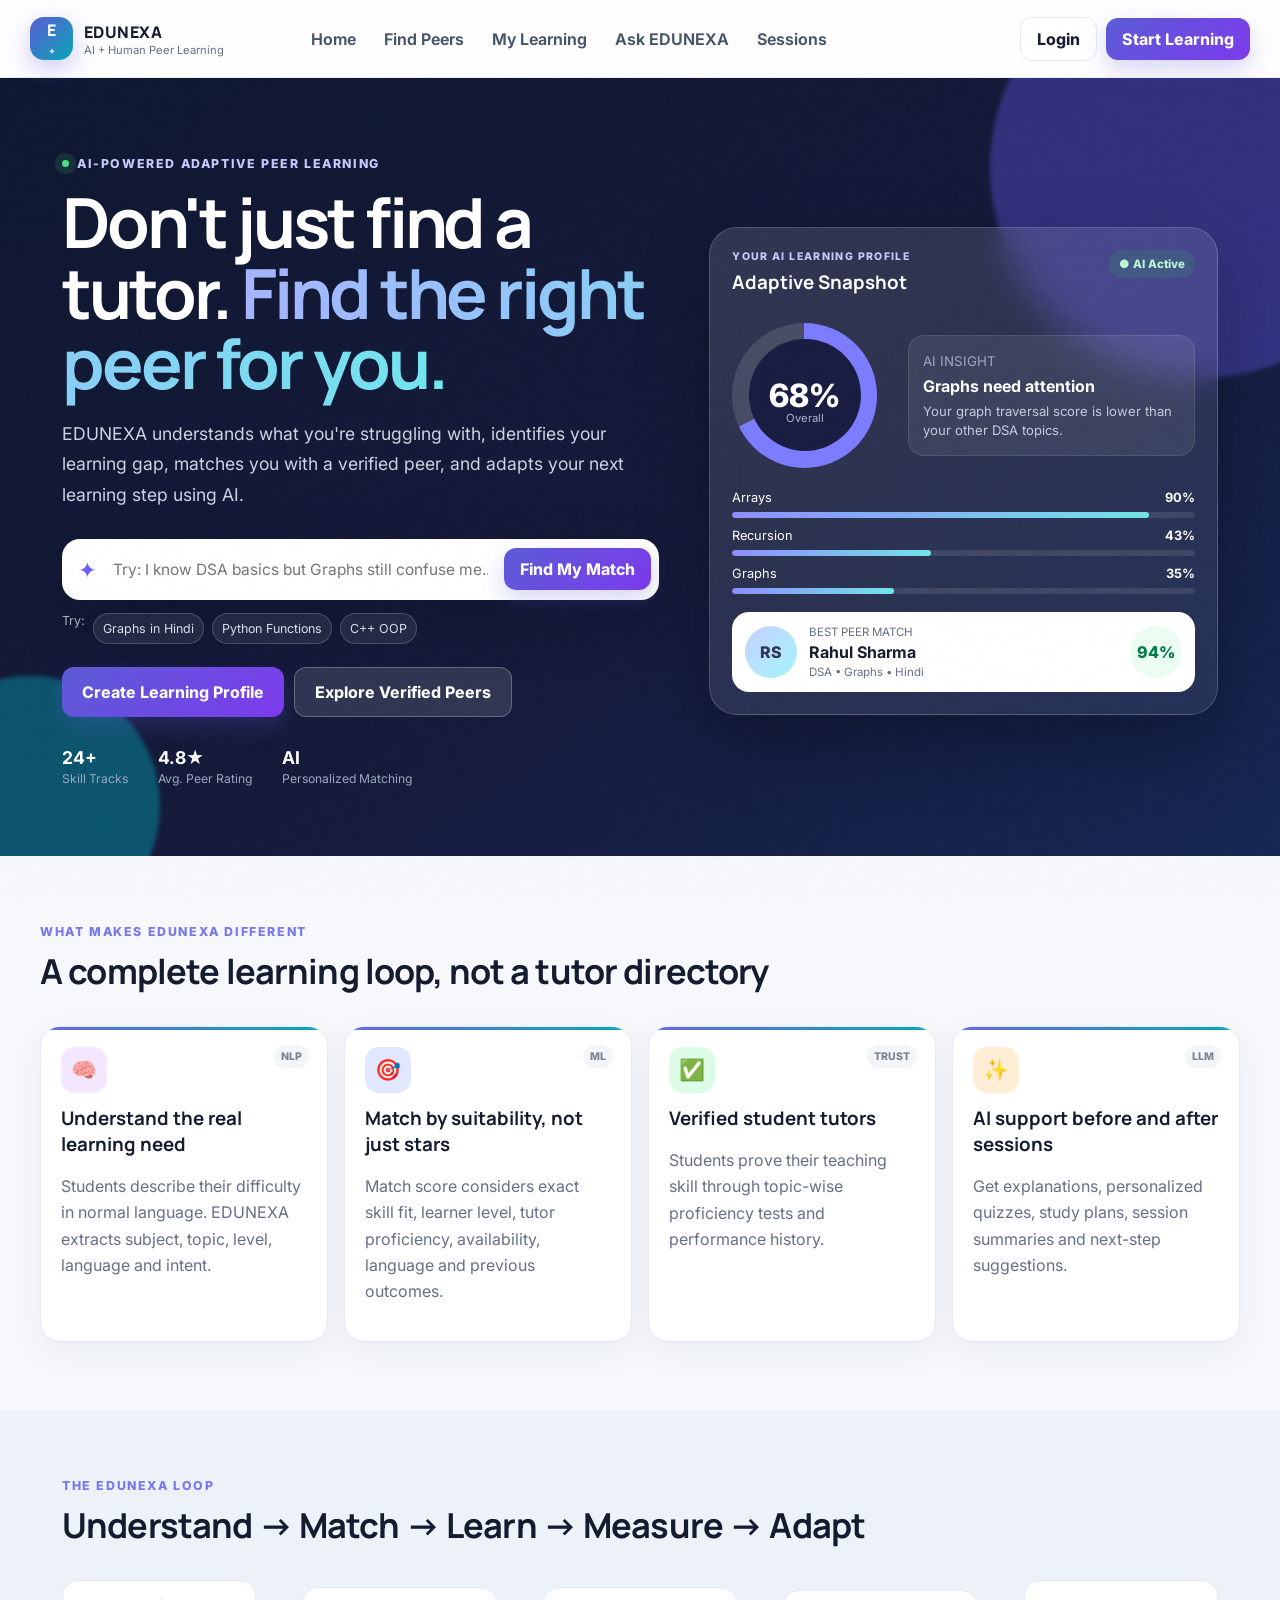
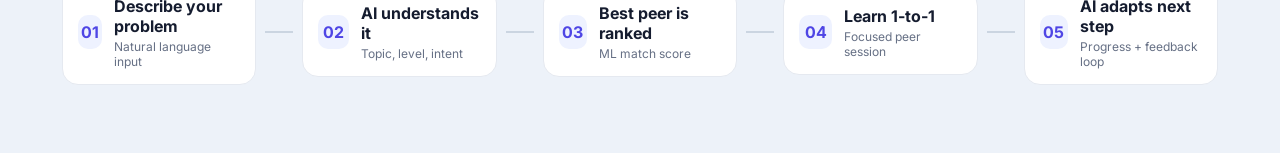
<file: index.html>
<!DOCTYPE html>
<html lang="en">
<head>
  <meta charset="UTF-8" />
  <meta name="viewport" content="width=device-width, initial-scale=1.0" />
  <title>EDUNEXA | AI-Powered Peer Learning</title>
  <meta name="description" content="EDUNEXA - AI-powered peer-to-peer learning platform">
  <link rel="preconnect" href="https://fonts.googleapis.com">
  <link rel="preconnect" href="https://fonts.gstatic.com" crossorigin>
  <link href="https://fonts.googleapis.com/css2?family=Inter:wght@400;500;600;700;800&family=Manrope:wght@600;700;800&display=swap" rel="stylesheet">
  <link rel="stylesheet" href="styles.css" />
</head>
<body>
  <div class="noise"></div>
  <div id="toast" class="toast"></div>

  <header class="topbar">
    <div class="brand" onclick="navigate('home')">
      <div class="brand-mark">E<span>+</span></div>
      <div>
        <div class="brand-title">EDUNEXA</div>
        <div class="brand-sub">AI + Human Peer Learning</div>
      </div>
    </div>

    <nav class="desktop-nav">
      <button data-route="home">Home</button>
      <button data-route="discover">Find Peers</button>
      <button data-route="progress">My Learning</button>
      <button data-route="ai">Ask EDUNEXA</button>
      <button data-route="sessions">Sessions</button>
    </nav>

    <div class="top-actions" id="guestActions">
      <button class="btn ghost" onclick="openAuth('login')">Login</button>
      <button class="btn primary" onclick="openAuth('signup')">Start Learning</button>
    </div>

    <div class="user-menu hidden" id="userActions">
      <button class="icon-btn notify-btn" onclick="openNotifications()">🔔<span id="notifDot" class="notif-dot"></span></button>
      <div class="mini-user" onclick="navigate('dashboard')">
        <div class="avatar sm" id="topAvatar">U</div>
        <div class="mini-user-copy">
          <strong id="topUserName">Student</strong>
          <span id="topUserRole">Learner</span>
        </div>
      </div>
      <button class="btn ghost" onclick="logout()">Logout</button>
    </div>

    <button class="mobile-menu-btn" onclick="toggleMobileNav()">☰</button>
  </header>

  <div class="mobile-nav hidden" id="mobileNav">
    <button onclick="navigate('home');toggleMobileNav()">Home</button>
    <button onclick="navigate('discover');toggleMobileNav()">Find Peers</button>
    <button onclick="navigate('progress');toggleMobileNav()">My Learning</button>
    <button onclick="navigate('ai');toggleMobileNav()">Ask EDUNEXA</button>
    <button onclick="navigate('sessions');toggleMobileNav()">Sessions</button>
    <button onclick="navigate('dashboard');toggleMobileNav()">Dashboard</button>
  </div>

  <main>
    <!-- HOME -->
    <section class="page active" id="page-home">
      <section class="hero-wrap">
        <div class="hero-orb one"></div>
        <div class="hero-orb two"></div>
        <div class="container hero">
          <div class="hero-content">
            <div class="eyebrow"><span class="pulse"></span> AI-powered adaptive peer learning</div>
            <h1>Don't just find a tutor. <span>Find the right peer for you.</span></h1>
            <p>EDUNEXA understands what you're struggling with, identifies your learning gap, matches you with a verified peer, and adapts your next learning step using AI.</p>

            <div class="hero-search">
              <div class="search-icon">✦</div>
              <input id="heroNeed" placeholder="Try: I know DSA basics but Graphs still confuse me..." />
              <button class="btn primary" onclick="runSmartSearch('heroNeed')">Find My Match</button>
            </div>

            <div class="example-query">
              <span>Try:</span>
              <button onclick="fillHero('I need a beginner-friendly Graphs tutor in Hindi')">Graphs in Hindi</button>
              <button onclick="fillHero('I understand Python basics but I struggle with functions')">Python Functions</button>
              <button onclick="fillHero('I want to learn C++ OOP from basics')">C++ OOP</button>
            </div>

            <div class="hero-cta">
              <button class="btn primary large" onclick="openAuth('signup')">Create Learning Profile</button>
              <button class="btn glass-btn large" onclick="navigate('discover')">Explore Verified Peers</button>
            </div>

            <div class="trust-strip">
              <div><strong>24+</strong><span>Skill Tracks</span></div>
              <div><strong>4.8★</strong><span>Avg. Peer Rating</span></div>
              <div><strong>AI</strong><span>Personalized Matching</span></div>
            </div>
          </div>

          <div class="hero-panel">
            <div class="glass-panel profile-snapshot">
              <div class="panel-head">
                <div>
                  <div class="eyebrow small">YOUR AI LEARNING PROFILE</div>
                  <h3>Adaptive Snapshot</h3>
                </div>
                <span class="status-dot">● AI Active</span>
              </div>

              <div class="radar-wrap">
                <div class="radar-circle"><div class="radar-value">68%</div><span>Overall</span></div>
                <div class="insight-card">
                  <small>AI INSIGHT</small>
                  <strong>Graphs need attention</strong>
                  <p>Your graph traversal score is lower than your other DSA topics.</p>
                </div>
              </div>

              <div class="mini-progress">
                <div><span>Arrays</span><b>90%</b><i><em style="width:90%"></em></i></div>
                <div><span>Recursion</span><b>43%</b><i><em style="width:43%"></em></i></div>
                <div><span>Graphs</span><b>35%</b><i><em style="width:35%"></em></i></div>
              </div>

              <div class="best-match-card">
                <div class="avatar">RS</div>
                <div>
                  <small>BEST PEER MATCH</small>
                  <strong>Rahul Sharma</strong>
                  <span>DSA • Graphs • Hindi</span>
                </div>
                <div class="match-ring">94%</div>
              </div>
            </div>
          </div>
        </div>
      </section>

      <section class="section container">
        <div class="section-title-row">
          <div>
            <div class="eyebrow">WHAT MAKES EDUNEXA DIFFERENT</div>
            <h2>A complete learning loop, not a tutor directory</h2>
          </div>
        </div>
        <div class="feature-grid premium">
          <article class="feature-card">
            <div class="icon purple">🧠</div>
            <span class="feature-label">NLP</span>
            <h3>Understand the real learning need</h3>
            <p>Students describe their difficulty in normal language. EDUNEXA extracts subject, topic, level, language and intent.</p>
          </article>
          <article class="feature-card">
            <div class="icon blue">🎯</div>
            <span class="feature-label">ML</span>
            <h3>Match by suitability, not just stars</h3>
            <p>Match score considers exact skill fit, learner level, tutor proficiency, availability, language and previous outcomes.</p>
          </article>
          <article class="feature-card">
            <div class="icon green">✅</div>
            <span class="feature-label">TRUST</span>
            <h3>Verified student tutors</h3>
            <p>Students prove their teaching skill through topic-wise proficiency tests and performance history.</p>
          </article>
          <article class="feature-card">
            <div class="icon orange">✨</div>
            <span class="feature-label">LLM</span>
            <h3>AI support before and after sessions</h3>
            <p>Get explanations, personalized quizzes, study plans, session summaries and next-step suggestions.</p>
          </article>
        </div>
      </section>

      <section class="section alt-section">
        <div class="container">
          <div class="section-title-row">
            <div>
              <div class="eyebrow">THE EDUNEXA LOOP</div>
              <h2>Understand → Match → Learn → Measure → Adapt</h2>
            </div>
          </div>
          <div class="journey">
            <div class="journey-step"><b>01</b><div><strong>Describe your problem</strong><span>Natural language input</span></div></div>
            <div class="journey-line"></div>
            <div class="journey-step"><b>02</b><div><strong>AI understands it</strong><span>Topic, level, intent</span></div></div>
            <div class="journey-line"></div>
            <div class="journey-step"><b>03</b><div><strong>Best peer is ranked</strong><span>ML match score</span></div></div>
            <div class="journey-line"></div>
            <div class="journey-step"><b>04</b><div><strong>Learn 1-to-1</strong><span>Focused peer session</span></div></div>
            <div class="journey-line"></div>
            <div class="journey-step"><b>05</b><div><strong>AI adapts next step</strong><span>Progress + feedback loop</span></div></div>
          </div>
        </div>
      </section>
    </section>

    <!-- DISCOVER -->
    <section class="page" id="page-discover">
      <div class="container page-banner">
        <div>
          <div class="eyebrow">DISCOVER VERIFIED PEERS</div>
          <h1 class="page-title">Find someone who matches the way you learn.</h1>
          <p>Search manually or describe your learning problem and let EDUNEXA rank the best matches.</p>
        </div>
      </div>

      <div class="container">
        <div class="smart-search-wide card">
          <div class="smart-search-icon">✦</div>
          <div>
            <strong>AI Smart Search</strong>
            <span>Describe what you need in your own words.</span>
          </div>
          <textarea id="discoverNeed" rows="2" placeholder="Example: I need someone beginner-friendly who can teach Graphs in Hindi"></textarea>
          <button class="btn primary" onclick="runSmartSearch('discoverNeed')">Analyze My Need</button>
        </div>

        <div class="discover-layout">
          <aside class="filter-panel card">
            <div class="filter-title"><h3>Filters</h3><button onclick="resetFilters()">Reset</button></div>
            <label>Subject</label>
            <select id="filterSubject" onchange="applyTutorFilters()">
              <option value="">All subjects</option>
              <option>DSA</option>
              <option>C++</option>
              <option>Python</option>
              <option>Web Development</option>
            </select>
            <label>Language</label>
            <select id="filterLanguage" onchange="applyTutorFilters()">
              <option value="">Any language</option>
              <option>Hindi</option>
              <option>English</option>
            </select>
            <label>Minimum Rating</label>
            <select id="filterRating" onchange="applyTutorFilters()">
              <option value="0">Any rating</option>
              <option value="4.5">4.5+</option>
              <option value="4.8">4.8+</option>
            </select>
            <label>Teaching Style</label>
            <select id="filterStyle" onchange="applyTutorFilters()">
              <option value="">Any style</option>
              <option>Beginner Friendly</option>
              <option>Concept First</option>
              <option>Practice First</option>
              <option>Visual Learning</option>
            </select>
          </aside>

          <section>
            <div class="result-head">
              <div>
                <h3 id="resultTitle">Recommended Peer Tutors</h3>
                <p id="resultInfo">Ranked using skill fit, learner level, proficiency, rating and availability.</p>
              </div>
              <span class="sort-chip">✦ AI Ranked</span>
            </div>
            <div id="tutorGrid" class="tutor-grid"></div>
          </section>
        </div>
      </div>
    </section>

    <!-- DASHBOARD -->
    <section class="page" id="page-dashboard">
      <div class="container dashboard-wrap">
        <div class="dashboard-head">
          <div>
            <div class="eyebrow">MY EDUNEXA</div>
            <h1 class="page-title">Welcome back, <span id="dashName">Student</span> 👋</h1>
            <p>Everything about your learning and teaching journey is here.</p>
          </div>
          <div class="dashboard-actions">
            <button class="btn ghost" onclick="openProfileEditor()">Edit Profile</button>
            <button class="btn primary" onclick="navigate('discover')">Find a Peer</button>
          </div>
        </div>

        <div class="dash-metrics">
          <div class="dash-stat highlight"><span>Learning Goal</span><strong id="dashGoal">DSA</strong><small>Current focus</small></div>
          <div class="dash-stat"><span>Current Level</span><strong id="dashLevel">Beginner</strong><small>Adaptive profile</small></div>
          <div class="dash-stat"><span>Upcoming Sessions</span><strong id="bookingCount">0</strong><small>Scheduled</small></div>
          <div class="dash-stat"><span>Tutor Status</span><strong id="tutorStatus">Not Verified</strong><small>Teaching profile</small></div>
        </div>

        <div class="dashboard-grid">
          <div class="card span-2">
            <div class="card-head"><h3>Upcoming Sessions</h3><button class="link-btn" onclick="navigate('sessions')">View all</button></div>
            <div id="bookingList" class="stack-list"></div>
          </div>

          <div class="card">
            <div class="card-head"><h3>AI Recommendation</h3><span class="chip purple">Adaptive</span></div>
            <div class="ai-recommendation">
              <div class="icon purple">✨</div>
              <div>
                <strong>Work on Graph Traversal</strong>
                <p>Graphs is currently your weakest DSA topic. One focused session can improve your next recommendation.</p>
              </div>
            </div>
            <button class="btn ghost full" onclick="navigate('progress')">View Learning Gaps</button>
          </div>

          <div class="card">
            <div class="card-head"><h3>Become a Verified Peer Tutor</h3><span class="chip green">Earn & Teach</span></div>
            <p>Take a short skill assessment to unlock your verified tutor profile.</p>
            <button class="btn primary full" onclick="openVerification()">Take Verification Test</button>
          </div>

          <div class="card span-2">
            <div class="card-head"><h3>Quick AI Actions</h3></div>
            <div class="quick-actions">
              <button onclick="openAIWithPrompt('Explain BFS in simple words')"><span>🧠</span><b>Explain a concept</b><small>Simple, level-based explanation</small></button>
              <button onclick="openAIWithPrompt('Create a 5-question quiz on Graphs')"><span>📝</span><b>Generate quiz</b><small>Topic-based practice</small></button>
              <button onclick="openAIWithPrompt('Create a 7-day DSA study plan')"><span>🗓️</span><b>Create study plan</b><small>Personalized roadmap</small></button>
              <button onclick="openAIWithPrompt('Give me a session summary for BFS and DFS')"><span>✨</span><b>Session summary</b><small>Revision + next step</small></button>
            </div>
          </div>

          <div class="card">
            <div class="card-head"><h3>Saved Peers</h3></div>
            <div id="savedTutorList" class="saved-list"></div>
          </div>
        </div>
      </div>
    </section>

    <!-- PROGRESS -->
    <section class="page" id="page-progress">
      <div class="container page-banner">
        <div>
          <div class="eyebrow">ADAPTIVE LEARNING PROFILE</div>
          <h1 class="page-title">Know exactly where you need help.</h1>
          <p>Your learning profile updates using quizzes, session outcomes and feedback.</p>
        </div>
      </div>

      <div class="container progress-layout">
        <div class="card">
          <div class="card-head">
            <h3>DSA Skill Map</h3>
            <span class="status-dot blue">● ML Analysis</span>
          </div>
          <div id="skillProgress"></div>
        </div>

        <div class="card recommendation-big">
          <div class="eyebrow">NEXT BEST ACTION</div>
          <h2>Focus on Graphs</h2>
          <p>Your current score suggests that Graph Traversal should be strengthened before advanced Trees.</p>
          <div class="recommend-box">
            <strong>Recommended Peer</strong>
            <span>Rahul Sharma • 94% Match • Hindi + English</span>
          </div>
          <div class="button-row">
            <button class="btn primary" onclick="bookTutorById(1)">Book Rahul</button>
            <button class="btn glass-btn" onclick="openAIWithPrompt('Create a beginner Graphs practice quiz')">Practice with AI</button>
          </div>
        </div>

        <div class="card span-2">
          <div class="card-head"><h3>Your Adaptive Roadmap</h3><span class="chip purple">AI Generated</span></div>
          <div class="roadmap">
            <div class="roadmap-node done"><b>✓</b><div><strong>Arrays</strong><span>Completed</span></div></div>
            <div class="roadmap-line done"></div>
            <div class="roadmap-node done"><b>✓</b><div><strong>Linked List</strong><span>Completed</span></div></div>
            <div class="roadmap-line"></div>
            <div class="roadmap-node current"><b>3</b><div><strong>Graphs</strong><span>Current focus</span></div></div>
            <div class="roadmap-line"></div>
            <div class="roadmap-node"><b>4</b><div><strong>Trees</strong><span>Next</span></div></div>
            <div class="roadmap-line"></div>
            <div class="roadmap-node"><b>5</b><div><strong>Advanced DSA</strong><span>Future</span></div></div>
          </div>
        </div>
      </div>
    </section>

    <!-- AI -->
    <section class="page" id="page-ai">
      <div class="container ai-page">
        <div class="ai-sidebar">
          <div class="eyebrow">ASK EDUNEXA</div>
          <h1 class="page-title">Your AI learning companion.</h1>
          <p>Use AI before and after peer sessions for explanations, quizzes, learning plans and revision.</p>
          <div class="prompt-buttons">
            <button onclick="setAIPrompt('Explain recursion in C++ like I am a beginner.')"><span>🧠</span> Explain Recursion</button>
            <button onclick="setAIPrompt('Create 5 MCQs on BFS and DFS.')"><span>📝</span> Generate Quiz</button>
            <button onclick="setAIPrompt('Make a 7-day beginner DSA learning plan.')"><span>🗓️</span> Study Plan</button>
            <button onclick="setAIPrompt('Summarize a session on Graph Traversal and suggest next steps.')"><span>✨</span> Session Summary</button>
          </div>
          <div class="ai-side-note">
            <strong>Prototype note</strong>
            <span>This demo uses simulated responses. A real LLM API can be connected later.</span>
          </div>
        </div>

        <div class="chat-shell">
          <div class="chat-head">
            <div class="ai-avatar">E+</div>
            <div>
              <strong>EDUNEXA AI</strong>
              <span>Learning Companion • Online</span>
            </div>
            <button class="btn ghost small" onclick="clearChat()">Clear</button>
          </div>
          <div class="chat-body" id="chatBody">
            <div class="message bot">
              <div class="bubble">Hi! Tell me what you are struggling with. I can explain a concept, create a quiz, make a study plan or summarize a learning session.</div>
            </div>
          </div>
          <div class="chat-compose">
            <textarea id="aiInput" rows="2" placeholder="Ask EDUNEXA anything about your learning..."></textarea>
            <button class="btn primary" onclick="sendAIMessage()">Send</button>
          </div>
        </div>
      </div>
    </section>

    <!-- SESSIONS -->
    <section class="page" id="page-sessions">
      <div class="container page-banner">
        <div>
          <div class="eyebrow">MY SESSIONS</div>
          <h1 class="page-title">All your peer-learning sessions.</h1>
          <p>Join upcoming sessions, review completed sessions, or practice before your next class.</p>
        </div>
      </div>
      <div class="container">
        <div class="session-tabs">
          <button class="active" onclick="setSessionTab('upcoming',this)">Upcoming</button>
          <button onclick="setSessionTab('completed',this)">Completed</button>
        </div>
        <div id="sessionsPageList" class="sessions-page-list"></div>
      </div>
    </section>
  </main>

  <!-- AUTH -->
  <div class="modal" id="authModal">
    <div class="modal-card auth-card">
      <button class="modal-close" onclick="closeModal('authModal')">×</button>
      <div class="auth-brand"><div class="brand-mark">E<span>+</span></div><strong>EDUNEXA</strong></div>
      <div class="auth-tabs">
        <button id="tabLogin" onclick="switchAuth('login')">Login</button>
        <button id="tabSignup" onclick="switchAuth('signup')">Sign Up</button>
      </div>

      <form id="loginForm" class="form-stack" onsubmit="handleLogin(event)">
        <h2>Welcome back</h2>
        <p>Continue your learning journey.</p>
        <label>Email</label>
        <input id="loginEmail" type="email" required placeholder="you@example.com">
        <label>Password</label>
        <input id="loginPassword" type="password" required placeholder="••••••••">
        <button class="btn primary full" type="submit">Login</button>
        <div class="demo-box">
          <strong>Demo Login</strong>
          <span>Email: demo@edunexa.ai</span>
          <span>Password: demo123</span>
          <button type="button" onclick="fillDemoLogin()">Use Demo Account</button>
        </div>
      </form>

      <form id="signupForm" class="form-stack hidden" onsubmit="handleSignup(event)">
        <h2>Create your learning profile</h2>
        <label>Full Name</label>
        <input id="signupName" required placeholder="Your name">
        <label>Email</label>
        <input id="signupEmail" type="email" required placeholder="you@example.com">
        <label>Password</label>
        <input id="signupPassword" type="password" minlength="4" required placeholder="Minimum 4 characters">
        <label>Primary Learning Goal</label>
        <input id="signupGoal" required placeholder="Example: DSA">
        <label>Current Level</label>
        <select id="signupLevel"><option>Beginner</option><option>Intermediate</option><option>Advanced</option></select>
        <button class="btn primary full" type="submit">Create Account</button>
      </form>
    </div>
  </div>

  <!-- TUTOR PROFILE -->
  <div class="modal" id="tutorModal">
    <div class="modal-card wide-modal">
      <button class="modal-close" onclick="closeModal('tutorModal')">×</button>
      <div id="tutorProfileContent"></div>
    </div>
  </div>

  <!-- BOOKING -->
  <div class="modal" id="bookingModal">
    <div class="modal-card">
      <button class="modal-close" onclick="closeModal('bookingModal')">×</button>
      <div id="bookingTutorSummary"></div>
      <form class="form-stack" onsubmit="confirmBooking(event)">
        <label>Date</label><input id="bookingDate" type="date" required>
        <label>Time</label>
        <select id="bookingTime" required><option value="">Select time</option><option>5:00 PM</option><option>6:00 PM</option><option>7:00 PM</option></select>
        <label>Session Type</label>
        <select id="bookingType"><option>30 min Focus Session</option><option>60 min Deep Learning Session</option></select>
        <label>Your specific doubt</label>
        <textarea id="bookingDoubt" rows="3" placeholder="Example: I struggle with BFS traversal"></textarea>
        <button class="btn primary full" type="submit">Confirm Session</button>
      </form>
    </div>
  </div>

  <!-- VERIFY -->
  <div class="modal" id="verifyModal">
    <div class="modal-card">
      <button class="modal-close" onclick="closeModal('verifyModal')">×</button>
      <div class="eyebrow">SKILL VERIFICATION</div>
      <h2>DSA Proficiency Test</h2>
      <p>Answer all 3 questions. Score 2/3 or more to unlock the verified badge.</p>
      <form class="form-stack" onsubmit="submitVerification(event)">
        <label>1. Which data structure is used by BFS?</label>
        <select id="q1" required><option value="">Choose</option><option>Stack</option><option value="1">Queue</option><option>Heap</option></select>
        <label>2. Which traversal uses a stack or recursion?</label>
        <select id="q2" required><option value="">Choose</option><option value="1">DFS</option><option>BFS</option><option>Binary Search</option></select>
        <label>3. Average lookup time in a hash table is usually?</label>
        <select id="q3" required><option value="">Choose</option><option value="1">O(1)</option><option>O(n²)</option><option>O(log n!)</option></select>
        <button class="btn primary full" type="submit">Submit Test</button>
      </form>
      <div id="verifyResult"></div>
    </div>
  </div>

  <!-- PROFILE -->
  <div class="modal" id="profileModal">
    <div class="modal-card">
      <button class="modal-close" onclick="closeModal('profileModal')">×</button>
      <h2>Edit Profile</h2>
      <form class="form-stack" onsubmit="saveProfile(event)">
        <label>Name</label><input id="profileName" required>
        <label>Learning Goal</label><input id="profileGoal" required>
        <label>Current Level</label>
        <select id="profileLevel"><option>Beginner</option><option>Intermediate</option><option>Advanced</option></select>
        <label>Skills You Can Teach</label><input id="profileTeach" placeholder="Example: C++, Python">
        <button class="btn primary full" type="submit">Save Changes</button>
      </form>
    </div>
  </div>

  <!-- NOTIFICATIONS -->
  <div class="modal" id="notificationsModal">
    <div class="modal-card small-modal">
      <button class="modal-close" onclick="closeModal('notificationsModal')">×</button>
      <h2>Notifications</h2>
      <div id="notificationList" class="notification-list"></div>
    </div>
  </div>

  <!-- LIVE ROOM -->
  <div class="modal" id="roomModal">
    <div class="modal-card room-modal">
      <button class="modal-close light-close" onclick="closeModal('roomModal')">×</button>
      <div class="room-shell">
        <div class="room-top"><strong id="roomTitle">Live Peer Session</strong><span>● Connected</span></div>
        <div class="video-stage">
          <div class="video-tile main-video"><div class="video-avatar">RS</div><span>Peer Tutor</span></div>
          <div class="video-tile self-video"><div class="video-avatar">YOU</div><span>You</span></div>
        </div>
        <div class="room-tools">
          <button onclick="toggleRoomTool(this,'🎤','🔇')">🎤</button>
          <button onclick="toggleRoomTool(this,'📹','🚫')">📹</button>
          <button onclick="showToast('Screen share demo activated')">🖥️</button>
          <button onclick="showToast('Shared notes opened')">📝</button>
          <button class="end-call" onclick="endDemoSession()">📞 End</button>
        </div>
      </div>
    </div>
  </div>

  <!-- REVIEW -->
  <div class="modal" id="reviewModal">
    <div class="modal-card">
      <button class="modal-close" onclick="closeModal('reviewModal')">×</button>
      <h2>Rate your session</h2>
      <p>Your feedback improves tutor quality and future AI matching.</p>
      <div class="rating-stars" id="ratingStars">
        <button onclick="setRating(1)">★</button><button onclick="setRating(2)">★</button><button onclick="setRating(3)">★</button><button onclick="setRating(4)">★</button><button onclick="setRating(5)">★</button>
      </div>
      <textarea id="reviewText" rows="4" placeholder="What was useful? What could be better?"></textarea>
      <button class="btn primary full" onclick="submitReview()">Submit Feedback</button>
    </div>
  </div>

  <script src="app.js"></script>
</body>
</html>
</file>
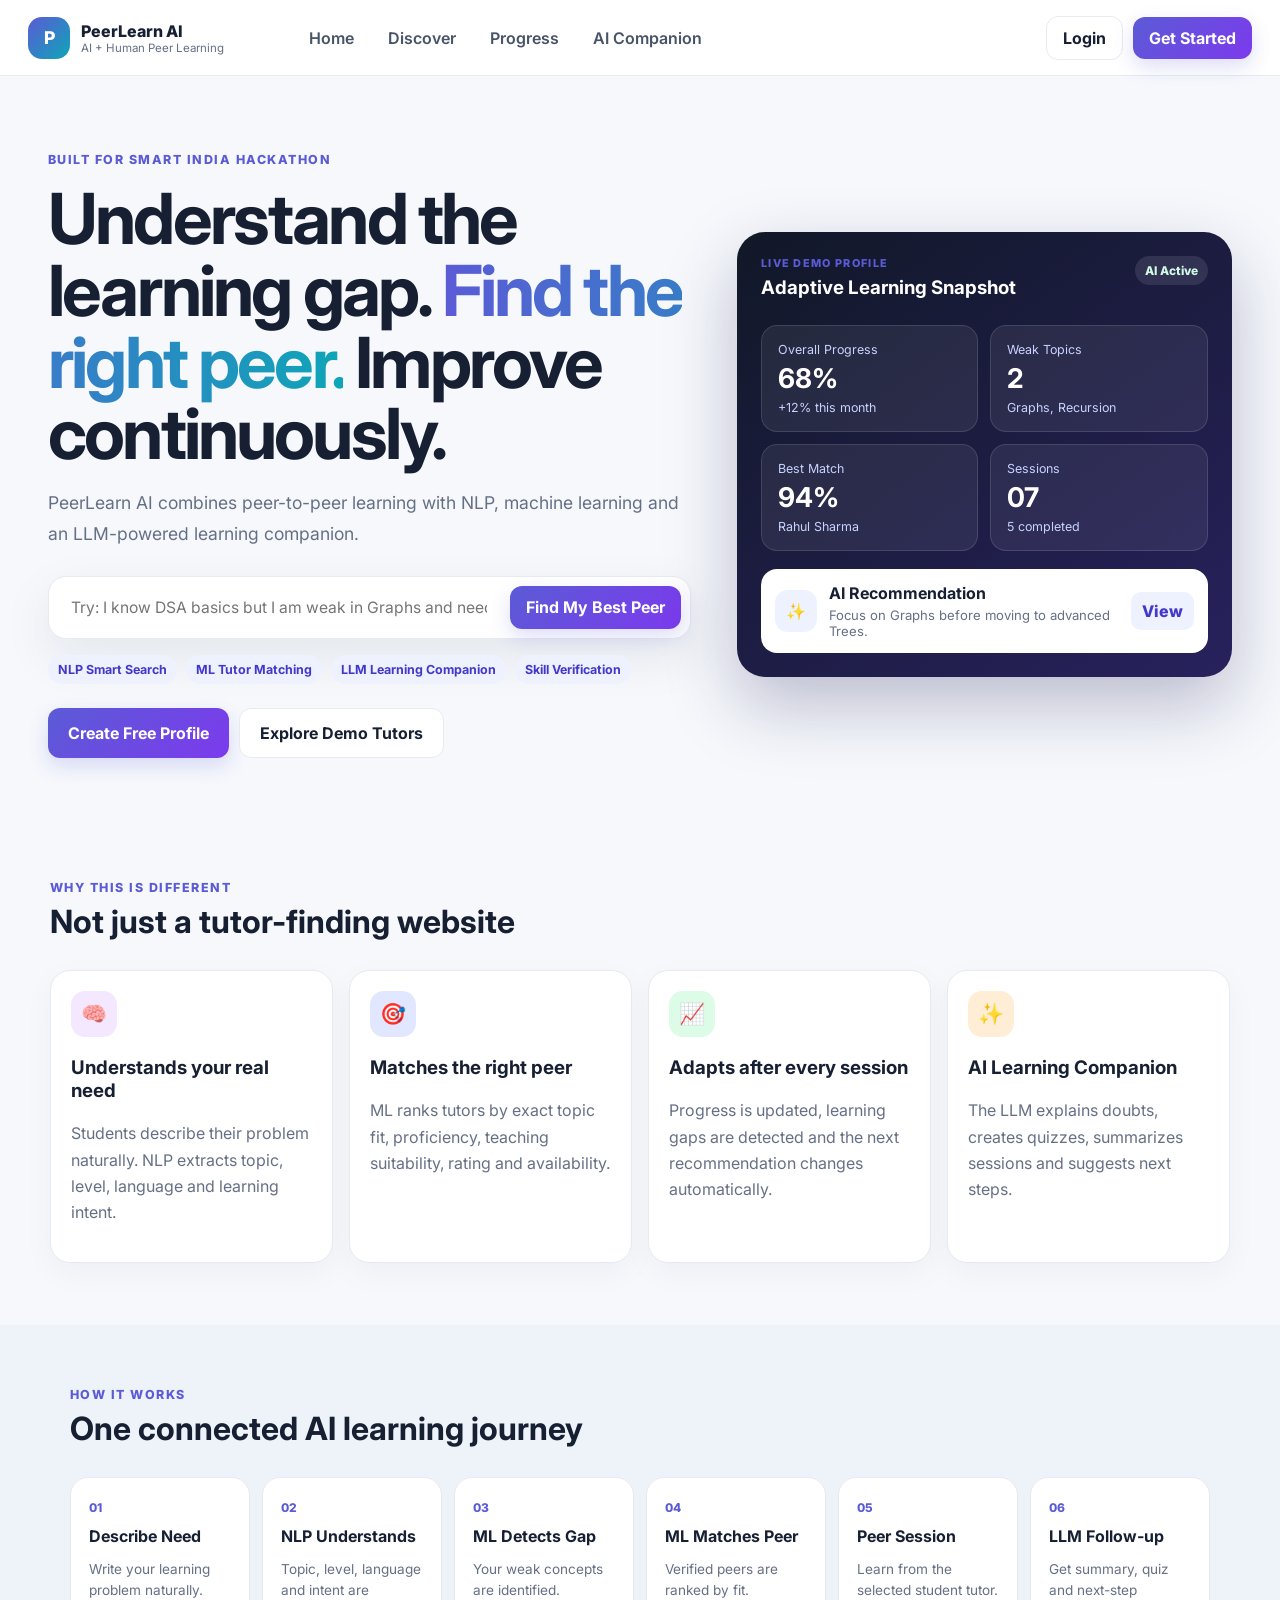
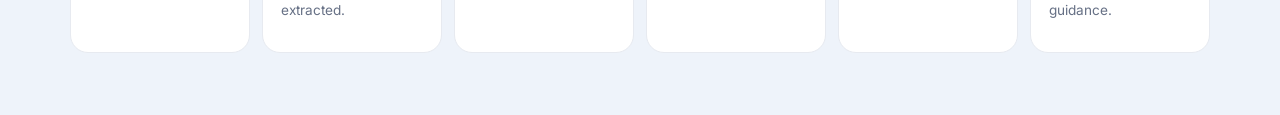
<file: project/untitled folder/index.html>
<!DOCTYPE html>
<html lang="en">
<head>
  <meta charset="UTF-8" />
  <meta name="viewport" content="width=device-width, initial-scale=1.0" />
  <title>PeerLearn AI - Advanced SIH Prototype</title>
  <link rel="preconnect" href="https://fonts.googleapis.com">
  <link rel="preconnect" href="https://fonts.gstatic.com" crossorigin>
  <link href="https://fonts.googleapis.com/css2?family=Inter:wght@400;500;600;700;800&display=swap" rel="stylesheet">
  <link rel="stylesheet" href="styles.css" />
</head>
<body>
  <div id="toast" class="toast"></div>

  <header class="topbar">
    <div class="brand" onclick="navigate('home')">
      <div class="brand-mark">P</div>
      <div>
        <div class="brand-title">PeerLearn AI</div>
        <div class="brand-sub">AI + Human Peer Learning</div>
      </div>
    </div>

    <nav class="desktop-nav">
      <button data-route="home">Home</button>
      <button data-route="discover">Discover</button>
      <button data-route="progress">Progress</button>
      <button data-route="ai">AI Companion</button>
    </nav>

    <div class="top-actions" id="guestActions">
      <button class="btn ghost" onclick="openAuth('login')">Login</button>
      <button class="btn primary" onclick="openAuth('signup')">Get Started</button>
    </div>

    <div class="user-menu hidden" id="userActions">
      <div class="mini-user" onclick="navigate('dashboard')">
        <div class="avatar sm" id="topAvatar">U</div>
        <div class="mini-user-copy">
          <strong id="topUserName">Student</strong>
          <span id="topUserRole">Learner</span>
        </div>
      </div>
      <button class="btn ghost" onclick="logout()">Logout</button>
    </div>

    <button class="mobile-menu-btn" onclick="toggleMobileNav()">☰</button>
  </header>

  <div class="mobile-nav hidden" id="mobileNav">
    <button onclick="navigate('home');toggleMobileNav()">Home</button>
    <button onclick="navigate('discover');toggleMobileNav()">Discover</button>
    <button onclick="navigate('progress');toggleMobileNav()">Progress</button>
    <button onclick="navigate('ai');toggleMobileNav()">AI Companion</button>
    <button onclick="navigate('dashboard');toggleMobileNav()">Dashboard</button>
  </div>

  <main>
    <!-- HOME -->
    <section class="page active" id="page-home">
      <div class="hero">
        <div class="hero-content">
          <div class="eyebrow">Built for Smart India Hackathon</div>
          <h1>Understand the learning gap. <span>Find the right peer.</span> Improve continuously.</h1>
          <p>PeerLearn AI combines peer-to-peer learning with NLP, machine learning and an LLM-powered learning companion.</p>

          <div class="hero-search">
            <input id="heroNeed" placeholder="Try: I know DSA basics but I am weak in Graphs and need help in Hindi" />
            <button class="btn primary" onclick="runSmartSearch('heroNeed')">Find My Best Peer</button>
          </div>

          <div class="quick-pills">
            <span>NLP Smart Search</span>
            <span>ML Tutor Matching</span>
            <span>LLM Learning Companion</span>
            <span>Skill Verification</span>
          </div>

          <div class="hero-cta">
            <button class="btn primary large" onclick="openAuth('signup')">Create Free Profile</button>
            <button class="btn ghost large" onclick="navigate('discover')">Explore Demo Tutors</button>
          </div>
        </div>

        <div class="hero-panel glass">
          <div class="panel-head">
            <div>
              <div class="eyebrow small">LIVE DEMO PROFILE</div>
              <h3>Adaptive Learning Snapshot</h3>
            </div>
            <span class="status-dot">AI Active</span>
          </div>

          <div class="metric-grid">
            <div class="metric">
              <span>Overall Progress</span>
              <strong>68%</strong>
              <small>+12% this month</small>
            </div>
            <div class="metric">
              <span>Weak Topics</span>
              <strong>2</strong>
              <small>Graphs, Recursion</small>
            </div>
            <div class="metric">
              <span>Best Match</span>
              <strong>94%</strong>
              <small>Rahul Sharma</small>
            </div>
            <div class="metric">
              <span>Sessions</span>
              <strong>07</strong>
              <small>5 completed</small>
            </div>
          </div>

          <div class="recommend-card">
            <div class="rec-icon">✨</div>
            <div>
              <strong>AI Recommendation</strong>
              <p>Focus on Graphs before moving to advanced Trees.</p>
            </div>
            <button onclick="navigate('progress')">View</button>
          </div>
        </div>
      </div>

      <section class="section container">
        <div class="section-head">
          <div>
            <div class="eyebrow">WHY THIS IS DIFFERENT</div>
            <h2>Not just a tutor-finding website</h2>
          </div>
        </div>

        <div class="feature-grid">
          <article class="feature-card">
            <div class="icon purple">🧠</div>
            <h3>Understands your real need</h3>
            <p>Students describe their problem naturally. NLP extracts topic, level, language and learning intent.</p>
          </article>
          <article class="feature-card">
            <div class="icon blue">🎯</div>
            <h3>Matches the right peer</h3>
            <p>ML ranks tutors by exact topic fit, proficiency, teaching suitability, rating and availability.</p>
          </article>
          <article class="feature-card">
            <div class="icon green">📈</div>
            <h3>Adapts after every session</h3>
            <p>Progress is updated, learning gaps are detected and the next recommendation changes automatically.</p>
          </article>
          <article class="feature-card">
            <div class="icon orange">✨</div>
            <h3>AI Learning Companion</h3>
            <p>The LLM explains doubts, creates quizzes, summarizes sessions and suggests next steps.</p>
          </article>
        </div>
      </section>

      <section class="section soft-bg">
        <div class="container">
          <div class="section-head">
            <div>
              <div class="eyebrow">HOW IT WORKS</div>
              <h2>One connected AI learning journey</h2>
            </div>
          </div>
          <div class="flow-grid">
            <div class="flow-card"><span>01</span><strong>Describe Need</strong><p>Write your learning problem naturally.</p></div>
            <div class="flow-card"><span>02</span><strong>NLP Understands</strong><p>Topic, level, language and intent are extracted.</p></div>
            <div class="flow-card"><span>03</span><strong>ML Detects Gap</strong><p>Your weak concepts are identified.</p></div>
            <div class="flow-card"><span>04</span><strong>ML Matches Peer</strong><p>Verified peers are ranked by fit.</p></div>
            <div class="flow-card"><span>05</span><strong>Peer Session</strong><p>Learn from the selected student tutor.</p></div>
            <div class="flow-card"><span>06</span><strong>LLM Follow-up</strong><p>Get summary, quiz and next-step guidance.</p></div>
          </div>
        </div>
      </section>
    </section>

    <!-- DISCOVER -->
    <section class="page" id="page-discover">
      <div class="page-banner container">
        <div>
          <div class="eyebrow">DISCOVER PEERS</div>
          <h1 class="page-title">Find a peer who matches your learning style</h1>
          <p>Search by subject, topic, language, level or simply describe your problem.</p>
        </div>
      </div>

      <div class="container">
        <div class="discover-layout">
          <aside class="filter-panel card">
            <h3>Smart Filters</h3>
            <label>Subject</label>
            <select id="filterSubject" onchange="applyTutorFilters()">
              <option value="">All subjects</option>
              <option>DSA</option>
              <option>C++</option>
              <option>Python</option>
              <option>Web Development</option>
            </select>

            <label>Language</label>
            <select id="filterLanguage" onchange="applyTutorFilters()">
              <option value="">Any language</option>
              <option>Hindi</option>
              <option>English</option>
            </select>

            <label>Minimum Rating</label>
            <select id="filterRating" onchange="applyTutorFilters()">
              <option value="0">Any rating</option>
              <option value="4.5">4.5+</option>
              <option value="4.8">4.8+</option>
            </select>

            <button class="btn ghost full" onclick="resetFilters()">Reset Filters</button>

            <div class="divider"></div>
            <h4>AI Search</h4>
            <textarea id="discoverNeed" rows="4" placeholder="Example: I need a beginner-friendly Graphs tutor in Hindi"></textarea>
            <button class="btn primary full" onclick="runSmartSearch('discoverNeed')">Analyze & Match</button>
          </aside>

          <section>
            <div class="result-head">
              <div>
                <h3 id="resultTitle">Recommended Peer Tutors</h3>
                <p id="resultInfo">Ranked using skill fit, rating, availability and teaching suitability.</p>
              </div>
              <div class="sort-chip">AI Ranked</div>
            </div>
            <div id="tutorGrid" class="tutor-grid"></div>
          </section>
        </div>
      </div>
    </section>

    <!-- DASHBOARD -->
    <section class="page" id="page-dashboard">
      <div class="container dashboard-wrap">
        <div class="dashboard-head">
          <div>
            <div class="eyebrow">PERSONAL DASHBOARD</div>
            <h1 class="page-title">Welcome, <span id="dashName">Student</span></h1>
            <p>Your learning, teaching and AI recommendations in one place.</p>
          </div>
          <button class="btn primary" onclick="openProfileEditor()">Edit Profile</button>
        </div>

        <div class="dash-metrics">
          <div class="dash-stat"><span>Learning Goal</span><strong id="dashGoal">DSA</strong></div>
          <div class="dash-stat"><span>Current Level</span><strong id="dashLevel">Beginner</strong></div>
          <div class="dash-stat"><span>Upcoming Sessions</span><strong id="bookingCount">0</strong></div>
          <div class="dash-stat"><span>Tutor Status</span><strong id="tutorStatus">Not Verified</strong></div>
        </div>

        <div class="dashboard-grid">
          <div class="card">
            <div class="card-head"><h3>Upcoming Sessions</h3><button class="link-btn" onclick="navigate('discover')">Find Tutor</button></div>
            <div id="bookingList" class="stack-list"></div>
          </div>

          <div class="card">
            <div class="card-head"><h3>Become a Verified Peer Tutor</h3></div>
            <p>Take a quick demo proficiency test and unlock a verified tutor badge.</p>
            <button class="btn primary" onclick="openVerification()">Take Verification Test</button>
          </div>

          <div class="card">
            <div class="card-head"><h3>AI Recommendation</h3></div>
            <div class="ai-recommendation">
              <div class="icon purple">✨</div>
              <div>
                <strong>Work on Graph Traversal</strong>
                <p>Based on your current progress, Graphs is your weakest DSA topic.</p>
              </div>
            </div>
            <button class="btn ghost full" onclick="navigate('progress')">View Learning Gaps</button>
          </div>

          <div class="card">
            <div class="card-head"><h3>Quick AI Actions</h3></div>
            <div class="quick-actions">
              <button onclick="openAIWithPrompt('Explain BFS in simple words')">Explain a concept</button>
              <button onclick="openAIWithPrompt('Create a 5-question quiz on Graphs')">Generate quiz</button>
              <button onclick="openAIWithPrompt('Create a 7-day DSA study plan')">Create study plan</button>
              <button onclick="openAIWithPrompt('Give me a session summary for BFS and DFS')">Session summary</button>
            </div>
          </div>
        </div>
      </div>
    </section>

    <!-- PROGRESS -->
    <section class="page" id="page-progress">
      <div class="container page-banner">
        <div>
          <div class="eyebrow">ADAPTIVE LEARNING</div>
          <h1 class="page-title">Learning Gap Dashboard</h1>
          <p>Your learning profile changes as your quiz scores and session outcomes improve.</p>
        </div>
      </div>

      <div class="container progress-layout">
        <div class="card">
          <div class="card-head">
            <h3>DSA Skill Map</h3>
            <span class="status-dot blue">ML Analysis</span>
          </div>
          <div id="skillProgress"></div>
        </div>

        <div class="card recommendation-big">
          <div class="eyebrow">NEXT BEST ACTION</div>
          <h2>Focus on Graphs</h2>
          <p>Your current score suggests you should strengthen Graph Traversal before moving to advanced Trees.</p>
          <div class="recommend-box">
            <strong>Recommended Peer</strong>
            <span>Rahul Sharma • 94% Match • Hindi + English</span>
          </div>
          <div class="button-row">
            <button class="btn primary" onclick="bookTutorById(1)">Book Rahul</button>
            <button class="btn ghost" onclick="openAIWithPrompt('Create a beginner Graphs practice quiz')">Practice with AI</button>
          </div>
        </div>
      </div>
    </section>

    <!-- AI -->
    <section class="page" id="page-ai">
      <div class="container ai-page">
        <div class="ai-sidebar">
          <div class="eyebrow">LLM LEARNING COMPANION</div>
          <h1 class="page-title">Ask, practice, revise.</h1>
          <p>This prototype simulates the LLM experience. Connect Gemini/OpenAI API later for real AI responses.</p>

          <div class="prompt-buttons">
            <button onclick="setAIPrompt('Explain recursion in C++ like I am a beginner.')">Explain Recursion</button>
            <button onclick="setAIPrompt('Create 5 MCQs on BFS and DFS.')">Generate Quiz</button>
            <button onclick="setAIPrompt('Make a 7-day beginner DSA learning plan.')">Study Plan</button>
            <button onclick="setAIPrompt('Summarize a session on Graph Traversal and suggest next steps.')">Session Summary</button>
          </div>
        </div>

        <div class="chat-shell">
          <div class="chat-head">
            <div>
              <strong>PeerLearn AI Companion</strong>
              <span>Demo LLM Assistant</span>
            </div>
            <button class="btn ghost small" onclick="clearChat()">Clear</button>
          </div>
          <div class="chat-body" id="chatBody">
            <div class="message bot">
              <div class="bubble">Hi! Tell me what you are struggling with. I can explain a concept, create a quiz, make a study plan or summarize a learning session.</div>
            </div>
          </div>
          <div class="chat-compose">
            <textarea id="aiInput" rows="2" placeholder="Ask your learning question..."></textarea>
            <button class="btn primary" onclick="sendAIMessage()">Send</button>
          </div>
        </div>
      </div>
    </section>
  </main>

  <!-- AUTH MODAL -->
  <div class="modal" id="authModal">
    <div class="modal-card auth-card">
      <button class="modal-close" onclick="closeModal('authModal')">×</button>
      <div class="auth-tabs">
        <button id="tabLogin" onclick="switchAuth('login')">Login</button>
        <button id="tabSignup" onclick="switchAuth('signup')">Sign Up</button>
      </div>

      <form id="loginForm" class="form-stack" onsubmit="handleLogin(event)">
        <h2>Welcome back</h2>
        <p>Use your account or the demo account below.</p>
        <label>Email</label>
        <input id="loginEmail" type="email" required placeholder="you@example.com">
        <label>Password</label>
        <input id="loginPassword" type="password" required placeholder="••••••••">
        <button class="btn primary full" type="submit">Login</button>
        <div class="demo-box">
          <strong>Demo Login</strong>
          <span>Email: demo@peerlearn.ai</span>
          <span>Password: demo123</span>
          <button type="button" onclick="fillDemoLogin()">Use Demo Account</button>
        </div>
      </form>

      <form id="signupForm" class="form-stack hidden" onsubmit="handleSignup(event)">
        <h2>Create your profile</h2>
        <label>Full Name</label>
        <input id="signupName" required placeholder="Your name">
        <label>Email</label>
        <input id="signupEmail" type="email" required placeholder="you@example.com">
        <label>Password</label>
        <input id="signupPassword" type="password" minlength="4" required placeholder="Minimum 4 characters">
        <label>Primary Learning Goal</label>
        <input id="signupGoal" required placeholder="Example: DSA">
        <label>Current Level</label>
        <select id="signupLevel">
          <option>Beginner</option>
          <option>Intermediate</option>
          <option>Advanced</option>
        </select>
        <button class="btn primary full" type="submit">Create Account</button>
      </form>
    </div>
  </div>

  <!-- BOOKING MODAL -->
  <div class="modal" id="bookingModal">
    <div class="modal-card">
      <button class="modal-close" onclick="closeModal('bookingModal')">×</button>
      <div id="bookingTutorSummary"></div>
      <form class="form-stack" onsubmit="confirmBooking(event)">
        <label>Date</label>
        <input id="bookingDate" type="date" required>
        <label>Time</label>
        <select id="bookingTime" required>
          <option value="">Select time</option>
          <option>5:00 PM</option>
          <option>6:00 PM</option>
          <option>7:00 PM</option>
        </select>
        <label>Session Type</label>
        <select id="bookingType">
          <option>30 min Focus Session</option>
          <option>60 min Deep Learning Session</option>
        </select>
        <label>Your specific doubt</label>
        <textarea id="bookingDoubt" rows="3" placeholder="Example: I struggle with BFS traversal"></textarea>
        <button class="btn primary full" type="submit">Confirm Session</button>
      </form>
    </div>
  </div>

  <!-- VERIFY MODAL -->
  <div class="modal" id="verifyModal">
    <div class="modal-card">
      <button class="modal-close" onclick="closeModal('verifyModal')">×</button>
      <div class="eyebrow">SKILL VERIFICATION</div>
      <h2>DSA Proficiency Test</h2>
      <p>Answer all 3 questions. Score 2/3 or more to unlock the verified badge.</p>
      <form class="form-stack" onsubmit="submitVerification(event)">
        <label>1. Which data structure is used by BFS?</label>
        <select id="q1" required><option value="">Choose</option><option>Stack</option><option value="1">Queue</option><option>Heap</option></select>
        <label>2. Which traversal uses a stack or recursion?</label>
        <select id="q2" required><option value="">Choose</option><option value="1">DFS</option><option>BFS</option><option>Binary Search</option></select>
        <label>3. Average lookup time in a hash table is usually?</label>
        <select id="q3" required><option value="">Choose</option><option value="1">O(1)</option><option>O(n²)</option><option>O(log n!)</option></select>
        <button class="btn primary full" type="submit">Submit Test</button>
      </form>
      <div id="verifyResult"></div>
    </div>
  </div>

  <!-- PROFILE EDITOR -->
  <div class="modal" id="profileModal">
    <div class="modal-card">
      <button class="modal-close" onclick="closeModal('profileModal')">×</button>
      <h2>Edit Profile</h2>
      <form class="form-stack" onsubmit="saveProfile(event)">
        <label>Name</label><input id="profileName" required>
        <label>Learning Goal</label><input id="profileGoal" required>
        <label>Current Level</label>
        <select id="profileLevel"><option>Beginner</option><option>Intermediate</option><option>Advanced</option></select>
        <label>Skills You Can Teach</label><input id="profileTeach" placeholder="Example: C++, Python">
        <button class="btn primary full" type="submit">Save Changes</button>
      </form>
    </div>
  </div>

  <script src="app.js"></script>
</body>
</html>
</file>
<file: styles.css>
:root{
  --bg:#f6f8fc;--surface:#fff;--surface2:#f9fbff;--text:#151c2f;--muted:#667085;--line:#e5e9f0;
  --primary:#5b5bd6;--primary2:#7c3aed;--cyan:#08a6b7;--green:#12a66d;--orange:#f59e0b;--danger:#ef4444;
  --navy:#0e1730;--shadow:0 20px 60px rgba(26,34,56,.09);--soft-shadow:0 10px 35px rgba(26,34,56,.055)
}
*{box-sizing:border-box}html{scroll-behavior:smooth}
body{margin:0;font-family:Inter,system-ui,sans-serif;background:var(--bg);color:var(--text);overflow-x:hidden}
button,input,select,textarea{font:inherit}button{cursor:pointer}.hidden{display:none!important}.container{max-width:1200px;margin:auto;padding:0 22px}
.noise{position:fixed;inset:0;pointer-events:none;opacity:.025;z-index:999;background-image:url("data:image/svg+xml,%3Csvg viewBox='0 0 100 100' xmlns='http://www.w3.org/2000/svg'%3E%3Cfilter id='n'%3E%3CfeTurbulence type='fractalNoise' baseFrequency='.8' numOctaves='3' stitchTiles='stitch'/%3E%3C/filter%3E%3Crect width='100%25' height='100%25' filter='url(%23n)' opacity='.7'/%3E%3C/svg%3E")}
.topbar{height:78px;position:sticky;top:0;z-index:60;display:flex;align-items:center;gap:24px;padding:0 30px;background:rgba(255,255,255,.84);backdrop-filter:blur(20px);border-bottom:1px solid rgba(229,233,240,.8)}
.brand{display:flex;align-items:center;gap:11px;cursor:pointer;min-width:245px}.brand-mark{width:43px;height:43px;border-radius:14px;background:linear-gradient(135deg,#5b5bd6,#08a6b7);display:grid;place-items:center;color:#fff;font-family:Manrope;font-weight:800;box-shadow:0 9px 25px rgba(91,91,214,.3)}.brand-mark span{font-size:.65em;margin-left:1px}.brand-title{font-family:Manrope;font-weight:800;letter-spacing:.03em}.brand-sub{font-size:.7rem;color:var(--muted)}
.desktop-nav{display:flex;gap:4px;flex:1}.desktop-nav button,.mobile-nav button{border:0;background:transparent;padding:10px 12px;color:#475467;font-weight:650;border-radius:10px}.desktop-nav button:hover{background:#f1f3f7;color:var(--text)}
.top-actions,.user-menu{display:flex;align-items:center;gap:9px}.mini-user{display:flex;align-items:center;gap:9px;padding:6px 9px;border-radius:12px;cursor:pointer}.mini-user:hover{background:#f3f5f8}.mini-user-copy{display:flex;flex-direction:column;font-size:.82rem}.mini-user-copy span{font-size:.7rem;color:var(--muted)}
.icon-btn{border:1px solid var(--line);background:#fff;border-radius:11px;padding:9px 11px;position:relative}.notif-dot{position:absolute;width:7px;height:7px;background:#ef4444;border-radius:50%;right:7px;top:7px;border:2px solid #fff}
.mobile-menu-btn{display:none;border:0;background:#f2f4f7;border-radius:10px;padding:9px 11px;font-size:1.2rem}.mobile-nav{position:fixed;top:78px;left:0;right:0;z-index:55;background:#fff;border-bottom:1px solid var(--line);padding:12px;display:grid;gap:4px}
.btn{border:0;border-radius:12px;padding:11px 16px;font-weight:750;transition:.2s}.btn.primary{background:linear-gradient(135deg,var(--primary),var(--primary2));color:#fff;box-shadow:0 10px 22px rgba(91,91,214,.24)}.btn.primary:hover{transform:translateY(-1px);box-shadow:0 14px 28px rgba(91,91,214,.3)}.btn.ghost{background:#fff;border:1px solid var(--line);color:var(--text)}.btn.large{padding:14px 20px}.btn.small{padding:8px 11px;font-size:.82rem}.btn.full{width:100%}.glass-btn{background:rgba(255,255,255,.12);color:inherit;border:1px solid rgba(255,255,255,.25)}
.page{display:none}.page.active{display:block}
.hero-wrap{position:relative;overflow:hidden;background:linear-gradient(145deg,#0e1730 0%,#151a3a 55%,#152753 100%);color:#fff}.hero-orb{position:absolute;border-radius:50%;filter:blur(2px);opacity:.35}.hero-orb.one{width:420px;height:420px;background:#6d5dfc;right:-130px;top:-120px}.hero-orb.two{width:260px;height:260px;background:#00c2d0;left:-100px;bottom:-80px}
.hero{padding:78px 22px 70px;display:grid;grid-template-columns:1.08fr .92fr;gap:50px;align-items:center;position:relative;z-index:2}.eyebrow{display:flex;align-items:center;gap:8px;font-size:.77rem;letter-spacing:.13em;text-transform:uppercase;color:#7878ed;font-weight:800}.hero .eyebrow{color:#c9c9ff}.eyebrow.small{font-size:.66rem}.pulse{width:7px;height:7px;border-radius:50%;background:#4ade80;box-shadow:0 0 0 7px rgba(74,222,128,.12)}
.hero h1{font-family:Manrope;font-size:clamp(2.8rem,5.4vw,5rem);line-height:1.02;letter-spacing:-.045em;margin:16px 0 20px}.hero h1 span{background:linear-gradient(90deg,#a6b4ff,#70e6ed);-webkit-background-clip:text;background-clip:text;color:transparent}.hero-content>p{font-size:1.1rem;color:#cbd5e1;line-height:1.75;max-width:750px}
.hero-search{margin-top:28px;background:#fff;border-radius:18px;padding:8px;display:grid;grid-template-columns:auto 1fr auto;gap:8px;align-items:center;box-shadow:0 22px 60px rgba(0,0,0,.2)}.hero-search input{border:0;outline:0;padding:13px 8px;font-size:.97rem}.search-icon{color:#6d5dfc;font-size:1.4rem;padding-left:8px}.example-query{display:flex;gap:8px;flex-wrap:wrap;margin:13px 0;color:#aab4c5;font-size:.78rem}.example-query button{border:1px solid rgba(255,255,255,.18);color:#d8deea;background:rgba(255,255,255,.08);border-radius:999px;padding:7px 9px}.hero-cta{display:flex;gap:10px;margin-top:23px}.trust-strip{display:flex;gap:30px;margin-top:30px}.trust-strip div{display:flex;flex-direction:column}.trust-strip strong{font-size:1.1rem}.trust-strip span{color:#9ba8bd;font-size:.76rem;margin-top:3px}
.glass-panel{background:linear-gradient(150deg,rgba(255,255,255,.13),rgba(255,255,255,.065));border:1px solid rgba(255,255,255,.18);backdrop-filter:blur(18px);border-radius:28px;box-shadow:0 28px 70px rgba(0,0,0,.3)}.profile-snapshot{padding:22px}.panel-head{display:flex;justify-content:space-between;align-items:flex-start}.panel-head h3{margin:6px 0;font-family:Manrope}.status-dot{border-radius:999px;padding:7px 10px;font-size:.72rem;font-weight:800;background:rgba(34,197,94,.14);color:#bbf7d0}.status-dot.blue{background:#eef2ff;color:#4338ca}
.radar-wrap{display:grid;grid-template-columns:160px 1fr;gap:16px;align-items:center;margin:22px 0}.radar-circle{width:145px;height:145px;border-radius:50%;display:grid;place-items:center;position:relative;background:conic-gradient(#7c7cff 0 68%,rgba(255,255,255,.12) 68% 100%)}.radar-circle:after{content:"";position:absolute;width:112px;height:112px;border-radius:50%;background:#191d42}.radar-value,.radar-circle span{position:relative;z-index:2}.radar-value{font-size:2rem;font-weight:800}.radar-circle span{position:absolute;margin-top:45px;font-size:.7rem;color:#aeb7ca}.insight-card{background:rgba(255,255,255,.08);border:1px solid rgba(255,255,255,.1);padding:14px;border-radius:16px}.insight-card small{color:#9fa9bf}.insight-card strong{display:block;margin:6px 0}.insight-card p{font-size:.82rem;color:#c6cddd;line-height:1.5;margin:0}
.mini-progress{display:grid;gap:10px}.mini-progress div{display:grid;grid-template-columns:1fr auto;gap:7px;align-items:center;font-size:.8rem}.mini-progress i{grid-column:1/3;height:6px;background:rgba(255,255,255,.1);border-radius:999px;overflow:hidden}.mini-progress em{display:block;height:100%;background:linear-gradient(90deg,#8e8eff,#72e4e8);border-radius:999px}.best-match-card{margin-top:18px;background:#fff;color:var(--text);border-radius:17px;padding:13px;display:grid;grid-template-columns:auto 1fr auto;align-items:center;gap:12px}.best-match-card small,.best-match-card span{display:block;color:var(--muted);font-size:.72rem}.best-match-card strong{display:block;margin:3px 0}.match-ring{width:52px;height:52px;border-radius:50%;display:grid;place-items:center;background:#ecfdf3;color:#027a48;font-weight:800}
.avatar{width:52px;height:52px;border-radius:50%;background:linear-gradient(135deg,#c7d2fe,#a5f3fc);display:grid;place-items:center;font-weight:800;color:#303653}.avatar.sm{width:36px;height:36px;font-size:.75rem}
.section{padding:68px 0}.alt-section{background:#edf2f9}.section-title-row{display:flex;justify-content:space-between;align-items:end;margin-bottom:24px}.section-title-row h2{font-family:Manrope;font-size:2.15rem;letter-spacing:-.025em;margin:8px 0}
.feature-grid.premium{display:grid;grid-template-columns:repeat(4,1fr);gap:16px}.feature-card,.card{background:#fff;border:1px solid var(--line);border-radius:20px;padding:20px;box-shadow:var(--soft-shadow)}.feature-card{position:relative;overflow:hidden;transition:.25s}.feature-card:hover{transform:translateY(-5px);box-shadow:var(--shadow)}.feature-card:before{content:"";position:absolute;left:0;top:0;right:0;height:3px;background:linear-gradient(90deg,#6a66df,#08a6b7)}.feature-card h3{font-family:Manrope;margin:12px 0 8px}.feature-card p,.card p{color:var(--muted);line-height:1.65}.feature-label{position:absolute;right:18px;top:18px;font-size:.66rem;font-weight:800;color:#7a8391;background:#f3f5f8;padding:5px 7px;border-radius:999px}.icon{width:46px;height:46px;border-radius:14px;display:grid;place-items:center;font-size:1.3rem}.icon.purple{background:#f3e8ff}.icon.blue{background:#e0e7ff}.icon.green{background:#dcfce7}.icon.orange{background:#ffedd5}
.journey{display:flex;align-items:center;gap:9px}.journey-step{flex:1;background:#fff;border:1px solid var(--line);border-radius:16px;padding:15px;display:flex;gap:12px;align-items:center}.journey-step b{width:34px;height:34px;border-radius:10px;background:#eef2ff;color:#4f46e5;display:grid;place-items:center}.journey-step strong,.journey-step span{display:block}.journey-step span{font-size:.75rem;color:var(--muted);margin-top:3px}.journey-line{width:28px;height:2px;background:#cbd5e1}
.page-banner{padding-top:52px;padding-bottom:24px}.page-title{font-family:Manrope;font-size:clamp(2rem,4vw,3.5rem);letter-spacing:-.035em;margin:8px 0 10px}.page-banner p,.dashboard-head p{color:var(--muted)}
.smart-search-wide{display:grid;grid-template-columns:auto 190px 1fr auto;gap:12px;align-items:center;margin-bottom:22px}.smart-search-wide textarea{resize:none}.smart-search-icon{width:45px;height:45px;border-radius:14px;background:#eef2ff;display:grid;place-items:center;color:#5b5bd6;font-size:1.3rem}.smart-search-wide strong,.smart-search-wide span{display:block}.smart-search-wide span{font-size:.76rem;color:var(--muted);margin-top:3px}
.discover-layout{display:grid;grid-template-columns:280px 1fr;gap:22px;padding-bottom:60px}.filter-panel{height:max-content;position:sticky;top:98px}.filter-title{display:flex;justify-content:space-between;align-items:center}.filter-title button{border:0;background:transparent;color:var(--primary);font-weight:700}.filter-panel label,.form-stack label{display:block;font-size:.8rem;font-weight:700;margin:15px 0 7px}.filter-panel select,.filter-panel textarea,.form-stack input,.form-stack select,.form-stack textarea,.chat-compose textarea,.smart-search-wide textarea{width:100%;border:1px solid var(--line);border-radius:11px;padding:11px 12px;outline:0;background:#fff}.filter-panel select:focus,.form-stack input:focus,.form-stack select:focus,.form-stack textarea:focus,.chat-compose textarea:focus,.smart-search-wide textarea:focus{border-color:#a5b4fc;box-shadow:0 0 0 3px rgba(99,102,241,.1)}
.result-head{display:flex;justify-content:space-between;align-items:center;margin-bottom:14px}.result-head h3{margin:0}.result-head p{margin:5px 0 0;color:var(--muted);font-size:.87rem}.sort-chip,.chip{padding:7px 9px;border-radius:999px;font-size:.73rem;font-weight:800;background:#eef2ff;color:#4338ca}.chip.green{background:#ecfdf3;color:#027a48}.chip.purple{background:#f5f3ff;color:#6d28d9}
.tutor-grid{display:grid;grid-template-columns:repeat(2,1fr);gap:16px}.tutor-card{background:#fff;border:1px solid var(--line);border-radius:20px;padding:18px;box-shadow:var(--soft-shadow);transition:.22s}.tutor-card:hover{transform:translateY(-3px);box-shadow:var(--shadow)}.tutor-top{display:flex;gap:12px;align-items:center}.tutor-info{flex:1}.tutor-info strong{display:block}.tutor-info span{font-size:.8rem;color:var(--muted)}.match-badge{background:#ecfdf3;color:#027a48;padding:7px 9px;border-radius:999px;font-weight:800;font-size:.73rem}.tag-row{display:flex;flex-wrap:wrap;gap:7px;margin:14px 0}.tag{background:#f2f4f7;border-radius:999px;padding:7px 9px;font-size:.73rem}.tutor-meta{display:flex;justify-content:space-between;color:#475467;font-size:.84rem;margin-bottom:14px}.tutor-actions{display:flex;gap:8px}.save-btn{border:1px solid var(--line);background:#fff;width:42px;border-radius:11px}.save-btn.saved{background:#fff0f2;color:#e11d48}.link-btn{border:0;background:transparent;color:var(--primary);font-weight:800}
.dashboard-wrap{padding-top:48px;padding-bottom:70px}.dashboard-head{display:flex;align-items:center;justify-content:space-between;gap:20px}.dashboard-actions{display:flex;gap:8px}.dash-metrics{display:grid;grid-template-columns:repeat(4,1fr);gap:14px;margin:24px 0}.dash-stat{background:#fff;border:1px solid var(--line);border-radius:18px;padding:18px;box-shadow:var(--soft-shadow)}.dash-stat.highlight{background:linear-gradient(145deg,#5b5bd6,#7c3aed);color:#fff}.dash-stat span{display:block;color:var(--muted);font-size:.78rem}.dash-stat.highlight span,.dash-stat.highlight small{color:#e0e7ff}.dash-stat strong{display:block;font-size:1.35rem;margin:8px 0 4px}.dash-stat small{color:#98a2b3}.dashboard-grid{display:grid;grid-template-columns:1fr 1fr;gap:16px}.span-2{grid-column:1/3}.card-head{display:flex;justify-content:space-between;align-items:center}.card-head h3{margin:0}.stack-list{display:grid;gap:10px;margin-top:12px}.booking-item{border:1px solid var(--line);border-radius:14px;padding:13px;display:flex;justify-content:space-between;gap:12px;align-items:center}.booking-item span{display:block;color:var(--muted);font-size:.78rem;margin-top:4px}.booking-actions{display:flex;gap:6px}.empty-state{padding:20px;border:1px dashed #cbd5e1;border-radius:14px;color:var(--muted);text-align:center}.ai-recommendation{display:flex;gap:12px;align-items:flex-start;margin:12px 0 16px}.ai-recommendation p{margin:4px 0}.quick-actions{display:grid;grid-template-columns:1fr 1fr;gap:10px}.quick-actions button{border:1px solid var(--line);background:#fff;border-radius:14px;padding:13px;text-align:left;display:grid;grid-template-columns:auto 1fr;column-gap:9px}.quick-actions button span{grid-row:1/3;font-size:1.15rem}.quick-actions b,.quick-actions small{display:block}.quick-actions small{color:var(--muted);margin-top:3px}.saved-list{display:grid;gap:9px;margin-top:10px}.saved-item{display:flex;align-items:center;gap:9px;padding:9px;border:1px solid var(--line);border-radius:12px}.saved-item div:nth-child(2){flex:1}.saved-item small{display:block;color:var(--muted)}
.progress-layout{display:grid;grid-template-columns:1.08fr .92fr;gap:18px;padding-bottom:70px}.skill-row{margin:16px 0}.skill-label{display:flex;justify-content:space-between;font-size:.88rem}.bar{height:10px;border-radius:999px;background:#edf0f4;margin-top:7px;overflow:hidden}.fill{height:100%;border-radius:999px;background:linear-gradient(90deg,var(--primary),var(--cyan))}.recommendation-big{background:linear-gradient(145deg,#111827,#25215b);color:#fff}.recommendation-big p{color:#cbd5e1}.recommend-box{padding:15px;border-radius:14px;background:rgba(255,255,255,.08);margin:18px 0}.recommend-box span{display:block;color:#cbd5e1;margin-top:6px}.button-row{display:flex;gap:10px}.roadmap{display:flex;align-items:center;justify-content:space-between;margin-top:22px}.roadmap-node{display:flex;gap:8px;align-items:center}.roadmap-node b{width:34px;height:34px;border-radius:50%;background:#f2f4f7;display:grid;place-items:center}.roadmap-node.done b{background:#dcfce7;color:#166534}.roadmap-node.current b{background:#5b5bd6;color:#fff}.roadmap-node strong,.roadmap-node span{display:block}.roadmap-node span{font-size:.72rem;color:var(--muted);margin-top:2px}.roadmap-line{height:2px;flex:1;background:#e5e7eb;margin:0 10px}.roadmap-line.done{background:#86efac}
.ai-page{display:grid;grid-template-columns:320px 1fr;gap:22px;padding-top:48px;padding-bottom:60px}.ai-sidebar p{color:var(--muted);line-height:1.65}.prompt-buttons{display:grid;gap:9px;margin-top:20px}.prompt-buttons button{border:1px solid var(--line);background:#fff;border-radius:12px;padding:11px;text-align:left;font-weight:700}.prompt-buttons button span{margin-right:7px}.ai-side-note{margin-top:18px;padding:13px;border-radius:13px;background:#eef2ff;color:#4338ca}.ai-side-note strong,.ai-side-note span{display:block}.ai-side-note span{font-size:.77rem;margin-top:4px}.chat-shell{background:#fff;border:1px solid var(--line);border-radius:22px;overflow:hidden;min-height:650px;display:flex;flex-direction:column;box-shadow:var(--shadow)}.chat-head{padding:16px 18px;border-bottom:1px solid var(--line);display:grid;grid-template-columns:auto 1fr auto;gap:10px;align-items:center}.ai-avatar{width:40px;height:40px;border-radius:12px;background:linear-gradient(135deg,#5b5bd6,#08a6b7);display:grid;place-items:center;color:#fff;font-weight:800}.chat-head strong,.chat-head span{display:block}.chat-head span{font-size:.75rem;color:var(--muted);margin-top:3px}.chat-body{flex:1;padding:18px;overflow:auto;background:#f8fafc;max-height:520px}.message{display:flex;margin:9px 0}.message.user{justify-content:flex-end}.bubble{max-width:78%;padding:12px 14px;border-radius:15px;background:#fff;border:1px solid var(--line);line-height:1.55}.message.user .bubble{background:#e9e9ff;border-color:#d9d9ff}.chat-compose{display:grid;grid-template-columns:1fr auto;gap:10px;padding:14px;border-top:1px solid var(--line)}
.session-tabs{display:flex;gap:8px;margin:0 0 18px}.session-tabs button{border:1px solid var(--line);background:#fff;border-radius:999px;padding:9px 13px;font-weight:700}.session-tabs button.active{background:#151c2f;color:#fff}.sessions-page-list{display:grid;gap:13px;padding-bottom:60px}.session-card{background:#fff;border:1px solid var(--line);border-radius:18px;padding:17px;display:grid;grid-template-columns:auto 1fr auto;gap:14px;align-items:center}.session-card .session-icon{width:50px;height:50px;border-radius:15px;background:#eef2ff;display:grid;place-items:center;font-size:1.3rem}.session-card small{display:block;color:var(--muted);margin-top:4px}.session-card .session-actions{display:flex;gap:8px}
.modal{position:fixed;inset:0;z-index:100;background:rgba(15,23,42,.62);display:none;align-items:center;justify-content:center;padding:18px}.modal.show{display:flex}.modal-card{width:min(570px,100%);max-height:90vh;overflow:auto;background:#fff;border-radius:22px;padding:22px;box-shadow:0 30px 80px rgba(0,0,0,.22);position:relative}.wide-modal{width:min(820px,100%)}.small-modal{width:min(460px,100%)}.room-modal{width:min(1000px,100%);background:#111827;padding:0;overflow:hidden}.modal-close{position:absolute;right:15px;top:13px;border:0;background:#f2f4f7;border-radius:10px;width:36px;height:36px;font-size:1.3rem;z-index:3}.light-close{background:rgba(255,255,255,.12);color:#fff}.auth-brand{display:flex;align-items:center;gap:9px;justify-content:center;margin-bottom:16px}.auth-tabs{display:grid;grid-template-columns:1fr 1fr;background:#f2f4f7;border-radius:12px;padding:4px;margin-bottom:20px}.auth-tabs button{border:0;border-radius:9px;padding:10px;background:transparent;font-weight:800}.auth-tabs button.active{background:#fff;box-shadow:0 2px 7px rgba(0,0,0,.06)}.form-stack{display:grid;gap:4px}.form-stack h2{margin-bottom:0}.form-stack>p{color:var(--muted);margin-top:5px}.demo-box{margin-top:12px;background:#f8fafc;border:1px dashed #cbd5e1;border-radius:14px;padding:13px;display:grid;gap:4px;font-size:.84rem}.demo-box button{margin-top:8px;border:0;background:#eef2ff;color:#4338ca;border-radius:10px;padding:9px;font-weight:800}
.tutor-profile-head{display:grid;grid-template-columns:auto 1fr auto;gap:15px;align-items:center;padding-bottom:17px;border-bottom:1px solid var(--line)}.tutor-profile-head .avatar{width:72px;height:72px;font-size:1.1rem}.profile-stats{display:grid;grid-template-columns:repeat(4,1fr);gap:10px;margin:16px 0}.profile-stat{padding:12px;background:#f8fafc;border-radius:13px}.profile-stat strong,.profile-stat span{display:block}.profile-stat span{font-size:.7rem;color:var(--muted);margin-top:4px}.why-match{background:#ecfdf3;border:1px solid #bbf7d0;border-radius:14px;padding:14px;margin:14px 0}.why-match ul{margin:9px 0 0;padding-left:18px;color:#166534}.review-list{display:grid;gap:9px}.review-item{padding:12px;border:1px solid var(--line);border-radius:12px}.review-item small{color:var(--muted)}
.notification-list{display:grid;gap:9px}.notification-item{padding:12px;background:#f8fafc;border:1px solid var(--line);border-radius:12px}.notification-item strong,.notification-item span{display:block}.notification-item span{font-size:.78rem;color:var(--muted);margin-top:4px}
.room-shell{color:#fff}.room-top{padding:18px 20px;display:flex;justify-content:space-between}.room-top span{color:#86efac}.video-stage{height:520px;background:#0b1220;position:relative;display:grid;place-items:center}.video-tile{background:linear-gradient(145deg,#1f2937,#111827);border:1px solid rgba(255,255,255,.08);border-radius:18px;display:grid;place-items:center;color:#dbeafe}.main-video{width:80%;height:82%}.self-video{position:absolute;width:180px;height:120px;right:22px;bottom:20px}.video-avatar{width:72px;height:72px;border-radius:50%;background:#5b5bd6;display:grid;place-items:center;font-weight:800}.video-tile span{position:absolute;margin-top:100px;font-size:.78rem}.room-tools{padding:16px;display:flex;justify-content:center;gap:10px}.room-tools button{border:0;background:#263244;color:#fff;width:48px;height:48px;border-radius:50%;font-size:1.1rem}.room-tools .end-call{width:auto;border-radius:999px;padding:0 18px;background:#dc2626}
.rating-stars{display:flex;gap:4px;margin:14px 0}.rating-stars button{border:0;background:transparent;font-size:2rem;color:#d1d5db}.rating-stars button.active{color:#f59e0b}.rating-stars+textarea{width:100%;border:1px solid var(--line);border-radius:12px;padding:11px}
.toast{position:fixed;right:20px;bottom:20px;z-index:150;background:#111827;color:#fff;padding:12px 16px;border-radius:12px;opacity:0;transform:translateY(15px);pointer-events:none;transition:.25s;box-shadow:0 10px 30px rgba(0,0,0,.2)}.toast.show{opacity:1;transform:translateY(0)}
#verifyResult{margin-top:14px}.result-pass,.result-fail{padding:13px;border-radius:12px}.result-pass{background:#ecfdf3;color:#166534}.result-fail{background:#fef2f2;color:#991b1b}
@media(max-width:1020px){.desktop-nav{display:none}.mobile-menu-btn{display:block}.topbar{padding:0 16px}.brand{min-width:unset;flex:1}.brand-sub{display:none}.hero{grid-template-columns:1fr}.feature-grid.premium{grid-template-columns:1fr 1fr}.discover-layout{grid-template-columns:1fr}.filter-panel{position:static}.smart-search-wide{grid-template-columns:auto 1fr}.smart-search-wide textarea{grid-column:1/3}.smart-search-wide .btn{grid-column:1/3}.dashboard-grid,.progress-layout,.ai-page{grid-template-columns:1fr}.span-2{grid-column:auto}.dash-metrics{grid-template-columns:1fr 1fr}.journey{display:grid;grid-template-columns:1fr 1fr}.journey-line{display:none}.roadmap{overflow-x:auto;padding-bottom:8px}.profile-stats{grid-template-columns:1fr 1fr}}
@media(max-width:650px){.top-actions .ghost,.mini-user-copy{display:none}.hero{padding:52px 18px}.hero-search{grid-template-columns:auto 1fr}.hero-search .btn{grid-column:1/3}.hero-cta,.dashboard-actions{flex-direction:column}.trust-strip{gap:18px}.radar-wrap{grid-template-columns:1fr}.radar-circle{margin:auto}.feature-grid.premium,.tutor-grid,.dash-metrics,.journey{grid-template-columns:1fr}.dashboard-head,.result-head{align-items:flex-start;flex-direction:column}.quick-actions{grid-template-columns:1fr}.button-row,.tutor-actions{flex-direction:column}.chat-compose{grid-template-columns:1fr}.section{padding:48px 0}.page-banner{padding-top:38px}.profile-snapshot{padding:17px}.best-match-card{grid-template-columns:auto 1fr}.match-ring{grid-column:1/3;width:100%;height:auto;border-radius:10px;padding:8px}.session-card{grid-template-columns:auto 1fr}.session-card .session-actions{grid-column:1/3}.video-stage{height:420px}.main-video{width:94%;height:90%}.self-video{width:120px;height:90px}}
</file>
<file: project/untitled folder/styles.css>
:root{
  --bg:#f6f8fc;
  --surface:#ffffff;
  --text:#172033;
  --muted:#667085;
  --line:#e7eaf0;
  --primary:#5b5bd6;
  --primary2:#7c3aed;
  --cyan:#0ea5b7;
  --green:#16a34a;
  --orange:#f59e0b;
  --danger:#ef4444;
  --shadow:0 18px 50px rgba(16,24,40,.08);
}
*{box-sizing:border-box}
html{scroll-behavior:smooth}
body{margin:0;font-family:Inter,system-ui,sans-serif;background:var(--bg);color:var(--text)}
button,input,select,textarea{font:inherit}
button{cursor:pointer}
.hidden{display:none!important}
.container{max-width:1180px;margin:auto;padding:0 20px}
.topbar{
  height:76px;position:sticky;top:0;z-index:50;display:flex;align-items:center;gap:28px;
  padding:0 28px;background:rgba(255,255,255,.94);backdrop-filter:blur(14px);border-bottom:1px solid var(--line)
}
.brand{display:flex;align-items:center;gap:11px;cursor:pointer;min-width:240px}
.brand-mark{width:42px;height:42px;border-radius:14px;background:linear-gradient(135deg,var(--primary),var(--cyan));display:grid;place-items:center;color:#fff;font-weight:800;font-size:1.1rem}
.brand-title{font-weight:800}.brand-sub{font-size:.72rem;color:var(--muted)}
.desktop-nav{display:flex;gap:8px;flex:1}
.desktop-nav button,.mobile-nav button{border:0;background:transparent;padding:10px 13px;color:#475467;font-weight:600;border-radius:10px}
.desktop-nav button:hover{background:#f2f4f7;color:var(--text)}
.top-actions,.user-menu{display:flex;align-items:center;gap:10px}
.mini-user{display:flex;align-items:center;gap:9px;padding:6px 10px;border-radius:12px;cursor:pointer}
.mini-user:hover{background:#f2f4f7}
.mini-user-copy{display:flex;flex-direction:column;font-size:.82rem}.mini-user-copy span{color:var(--muted);font-size:.72rem}
.mobile-menu-btn{display:none;border:0;background:#f2f4f7;border-radius:10px;padding:9px 11px;font-size:1.2rem}
.mobile-nav{position:fixed;top:76px;left:0;right:0;z-index:45;background:#fff;border-bottom:1px solid var(--line);padding:12px;display:grid;gap:6px}
.btn{border:0;border-radius:12px;padding:11px 16px;font-weight:700;transition:.2s}
.btn.primary{color:#fff;background:linear-gradient(135deg,var(--primary),var(--primary2));box-shadow:0 8px 20px rgba(91,91,214,.2)}
.btn.primary:hover{transform:translateY(-1px)}
.btn.ghost{background:#fff;border:1px solid var(--line);color:var(--text)}
.btn.large{padding:14px 20px}.btn.small{padding:8px 11px;font-size:.85rem}.btn.full{width:100%}
.page{display:none}.page.active{display:block}
.hero{max-width:1240px;margin:auto;padding:76px 28px 60px;display:grid;grid-template-columns:1.13fr .87fr;gap:46px;align-items:center}
.eyebrow{font-size:.78rem;letter-spacing:.12em;text-transform:uppercase;color:var(--primary);font-weight:800}.eyebrow.small{font-size:.68rem}
.hero h1{font-size:clamp(2.5rem,5.5vw,4.7rem);line-height:1.02;margin:16px 0 18px;letter-spacing:-.04em}
.hero h1 span{background:linear-gradient(90deg,var(--primary),var(--cyan));-webkit-background-clip:text;background-clip:text;color:transparent}
.hero-content>p{font-size:1.1rem;color:var(--muted);line-height:1.75;max-width:760px}
.hero-search{margin-top:26px;background:#fff;border:1px solid var(--line);border-radius:18px;padding:9px;display:flex;gap:10px;box-shadow:var(--shadow)}
.hero-search input{flex:1;border:0;outline:0;padding:12px 13px;font-size:.98rem}
.quick-pills{display:flex;flex-wrap:wrap;gap:9px;margin:16px 0}.quick-pills span{background:#eef2ff;color:#4338ca;border-radius:999px;padding:7px 10px;font-size:.78rem;font-weight:700}
.hero-cta{display:flex;gap:10px;margin-top:24px}
.glass{background:linear-gradient(145deg,#111827,#28215d);border-radius:28px;padding:24px;color:#fff;box-shadow:0 28px 70px rgba(35,32,89,.28)}
.panel-head{display:flex;justify-content:space-between;gap:10px;align-items:flex-start}.panel-head h3{margin:6px 0}
.status-dot{display:inline-flex;align-items:center;gap:6px;border-radius:999px;padding:7px 10px;font-size:.75rem;font-weight:800;background:rgba(255,255,255,.1);color:#d1fae5}.status-dot.blue{background:#eef2ff;color:#4338ca}
.metric-grid{display:grid;grid-template-columns:1fr 1fr;gap:12px;margin-top:20px}.metric{padding:16px;border:1px solid rgba(255,255,255,.12);background:rgba(255,255,255,.07);border-radius:16px}.metric span,.metric small{display:block;color:#c7d2fe;font-size:.78rem}.metric strong{display:block;font-size:1.7rem;margin:5px 0}
.recommend-card{display:grid;grid-template-columns:auto 1fr auto;align-items:center;gap:12px;margin-top:18px;background:#fff;color:var(--text);padding:14px;border-radius:16px}.rec-icon{width:42px;height:42px;border-radius:13px;background:#eef2ff;display:grid;place-items:center}.recommend-card p{margin:4px 0 0;color:var(--muted);font-size:.82rem}.recommend-card button{border:0;background:#eef2ff;color:#4338ca;font-weight:800;border-radius:10px;padding:9px 11px}
.section{padding:62px 0}.soft-bg{background:#eef3fa}.section-head{display:flex;justify-content:space-between;align-items:end;margin-bottom:22px}.section-head h2{font-size:2rem;margin:7px 0}
.feature-grid{display:grid;grid-template-columns:repeat(4,1fr);gap:16px}.feature-card,.card{background:#fff;border:1px solid var(--line);border-radius:20px;padding:20px;box-shadow:0 10px 32px rgba(16,24,40,.04)}.feature-card p,.card p{color:var(--muted);line-height:1.65}.icon{width:46px;height:46px;border-radius:14px;display:grid;place-items:center;font-size:1.3rem}.icon.purple{background:#f3e8ff}.icon.blue{background:#e0e7ff}.icon.green{background:#dcfce7}.icon.orange{background:#ffedd5}
.flow-grid{display:grid;grid-template-columns:repeat(6,1fr);gap:12px}.flow-card{background:#fff;border:1px solid var(--line);border-radius:18px;padding:18px}.flow-card span{font-size:.75rem;font-weight:800;color:var(--primary)}.flow-card strong{display:block;margin:10px 0 7px}.flow-card p{font-size:.85rem;color:var(--muted);line-height:1.5}
.page-banner{padding-top:52px;padding-bottom:26px}.page-title{font-size:clamp(2rem,4vw,3.4rem);letter-spacing:-.03em;margin:8px 0 10px}.page-banner p,.dashboard-head p{color:var(--muted)}
.discover-layout{display:grid;grid-template-columns:280px 1fr;gap:22px;padding-bottom:60px}.filter-panel{height:max-content;position:sticky;top:98px}.filter-panel label,.form-stack label{display:block;font-size:.82rem;font-weight:700;margin:15px 0 7px}.filter-panel select,.filter-panel textarea,.form-stack input,.form-stack select,.form-stack textarea,.chat-compose textarea{width:100%;border:1px solid var(--line);border-radius:11px;padding:11px 12px;outline:0;background:#fff}.divider{height:1px;background:var(--line);margin:22px 0}.result-head{display:flex;justify-content:space-between;align-items:center;margin-bottom:14px}.result-head h3{margin:0}.result-head p{margin:5px 0 0;color:var(--muted);font-size:.88rem}.sort-chip{padding:8px 10px;background:#eef2ff;color:#4338ca;border-radius:999px;font-size:.78rem;font-weight:800}
.tutor-grid{display:grid;grid-template-columns:repeat(2,1fr);gap:16px}.tutor-card{background:#fff;border:1px solid var(--line);border-radius:20px;padding:18px;box-shadow:0 10px 28px rgba(16,24,40,.04)}.tutor-top{display:flex;gap:12px;align-items:center}.avatar{width:52px;height:52px;border-radius:50%;background:linear-gradient(135deg,#c7d2fe,#a5f3fc);display:grid;place-items:center;font-weight:800}.avatar.sm{width:36px;height:36px}.tutor-info{flex:1}.tutor-info strong{display:block}.tutor-info span{font-size:.82rem;color:var(--muted)}.match-badge{background:#ecfdf3;color:#027a48;padding:7px 9px;border-radius:999px;font-weight:800;font-size:.75rem}.tag-row{display:flex;flex-wrap:wrap;gap:7px;margin:14px 0}.tag{background:#f2f4f7;border-radius:999px;padding:7px 9px;font-size:.75rem}.tutor-meta{display:flex;justify-content:space-between;color:#475467;font-size:.85rem;margin-bottom:14px}.tutor-actions{display:flex;gap:8px}.link-btn{border:0;background:transparent;color:var(--primary);font-weight:800}
.dashboard-wrap{padding-top:48px;padding-bottom:70px}.dashboard-head{display:flex;align-items:center;justify-content:space-between;gap:20px}.dash-metrics{display:grid;grid-template-columns:repeat(4,1fr);gap:14px;margin:24px 0}.dash-stat{background:#fff;border:1px solid var(--line);border-radius:17px;padding:18px}.dash-stat span{display:block;color:var(--muted);font-size:.8rem}.dash-stat strong{display:block;font-size:1.35rem;margin-top:8px}.dashboard-grid{display:grid;grid-template-columns:1.2fr .8fr;gap:16px}.card-head{display:flex;justify-content:space-between;align-items:center}.card-head h3{margin:0}.stack-list{display:grid;gap:10px;margin-top:12px}.booking-item{border:1px solid var(--line);border-radius:14px;padding:13px;display:flex;justify-content:space-between;gap:12px}.booking-item span{display:block;color:var(--muted);font-size:.8rem;margin-top:4px}.empty-state{padding:18px;border:1px dashed #cbd5e1;border-radius:14px;color:var(--muted);text-align:center}.ai-recommendation{display:flex;gap:12px;align-items:flex-start;margin:12px 0 16px}.ai-recommendation p{margin:4px 0}.quick-actions{display:grid;grid-template-columns:1fr 1fr;gap:9px}.quick-actions button,.prompt-buttons button{border:1px solid var(--line);background:#fff;border-radius:12px;padding:11px;text-align:left;font-weight:700}.quick-actions button:hover,.prompt-buttons button:hover{background:#f8fafc}
.progress-layout{display:grid;grid-template-columns:1.1fr .9fr;gap:18px;padding-bottom:70px}.skill-row{margin:16px 0}.skill-label{display:flex;justify-content:space-between;font-size:.9rem}.bar{height:10px;border-radius:999px;background:#edf0f4;margin-top:7px;overflow:hidden}.fill{height:100%;border-radius:999px;background:linear-gradient(90deg,var(--primary),var(--cyan))}.recommendation-big{background:linear-gradient(145deg,#111827,#25215b);color:#fff}.recommendation-big p{color:#cbd5e1}.recommend-box{padding:15px;border-radius:14px;background:rgba(255,255,255,.08);margin:18px 0}.recommend-box span{display:block;color:#cbd5e1;margin-top:6px}.button-row{display:flex;gap:10px}
.ai-page{display:grid;grid-template-columns:320px 1fr;gap:22px;padding-top:48px;padding-bottom:60px}.ai-sidebar p{color:var(--muted);line-height:1.65}.prompt-buttons{display:grid;gap:9px;margin-top:20px}.chat-shell{background:#fff;border:1px solid var(--line);border-radius:22px;overflow:hidden;min-height:650px;display:flex;flex-direction:column;box-shadow:var(--shadow)}.chat-head{padding:16px 18px;border-bottom:1px solid var(--line);display:flex;justify-content:space-between}.chat-head strong,.chat-head span{display:block}.chat-head span{font-size:.78rem;color:var(--muted);margin-top:3px}.chat-body{flex:1;padding:18px;overflow:auto;background:#f8fafc;max-height:520px}.message{display:flex;margin:9px 0}.message.user{justify-content:flex-end}.bubble{max-width:78%;padding:12px 14px;border-radius:15px;background:#fff;border:1px solid var(--line);line-height:1.55}.message.user .bubble{background:#e9e9ff;border-color:#d9d9ff}.chat-compose{display:grid;grid-template-columns:1fr auto;gap:10px;padding:14px;border-top:1px solid var(--line)}
.modal{position:fixed;inset:0;z-index:100;background:rgba(15,23,42,.6);display:none;align-items:center;justify-content:center;padding:18px}.modal.show{display:flex}.modal-card{width:min(570px,100%);max-height:90vh;overflow:auto;background:#fff;border-radius:22px;padding:22px;box-shadow:0 30px 80px rgba(0,0,0,.22);position:relative}.modal-close{position:absolute;right:16px;top:13px;border:0;background:#f2f4f7;border-radius:10px;width:36px;height:36px;font-size:1.3rem}.auth-tabs{display:grid;grid-template-columns:1fr 1fr;background:#f2f4f7;border-radius:12px;padding:4px;margin-bottom:20px}.auth-tabs button{border:0;border-radius:9px;padding:10px;background:transparent;font-weight:800}.auth-tabs button.active{background:#fff;box-shadow:0 2px 7px rgba(0,0,0,.06)}.form-stack{display:grid;gap:4px}.form-stack h2{margin-bottom:0}.form-stack>p{color:var(--muted);margin-top:5px}.demo-box{margin-top:12px;background:#f8fafc;border:1px dashed #cbd5e1;border-radius:14px;padding:13px;display:grid;gap:4px;font-size:.85rem}.demo-box button{margin-top:8px;border:0;background:#eef2ff;color:#4338ca;border-radius:10px;padding:9px;font-weight:800}.toast{position:fixed;right:20px;bottom:20px;z-index:150;background:#111827;color:#fff;padding:12px 16px;border-radius:12px;opacity:0;transform:translateY(15px);pointer-events:none;transition:.25s}.toast.show{opacity:1;transform:translateY(0)}
#verifyResult{margin-top:14px}.result-pass,.result-fail{padding:13px;border-radius:12px}.result-pass{background:#ecfdf3;color:#166534}.result-fail{background:#fef2f2;color:#991b1b}

@media(max-width:1000px){
  .desktop-nav{display:none}.mobile-menu-btn{display:block}.topbar{padding:0 16px}.brand{min-width:unset;flex:1}.brand-sub{display:none}
  .hero{grid-template-columns:1fr;padding-top:52px}.feature-grid{grid-template-columns:1fr 1fr}.flow-grid{grid-template-columns:repeat(3,1fr)}
  .discover-layout{grid-template-columns:1fr}.filter-panel{position:static}.dashboard-grid,.progress-layout,.ai-page{grid-template-columns:1fr}.dash-metrics{grid-template-columns:1fr 1fr}
}
@media(max-width:650px){
  .top-actions .ghost,.mini-user-copy{display:none}.hero{padding-left:18px;padding-right:18px}.hero-search{flex-direction:column}.hero-cta{flex-direction:column}
  .feature-grid,.flow-grid,.tutor-grid,.dash-metrics{grid-template-columns:1fr}.dashboard-head,.result-head{align-items:flex-start;flex-direction:column}
  .quick-actions{grid-template-columns:1fr}.button-row,.tutor-actions{flex-direction:column}.chat-compose{grid-template-columns:1fr}
  .section{padding:45px 0}.page-banner{padding-top:38px}.glass{padding:18px}.metric-grid{grid-template-columns:1fr 1fr}
}
</file>
